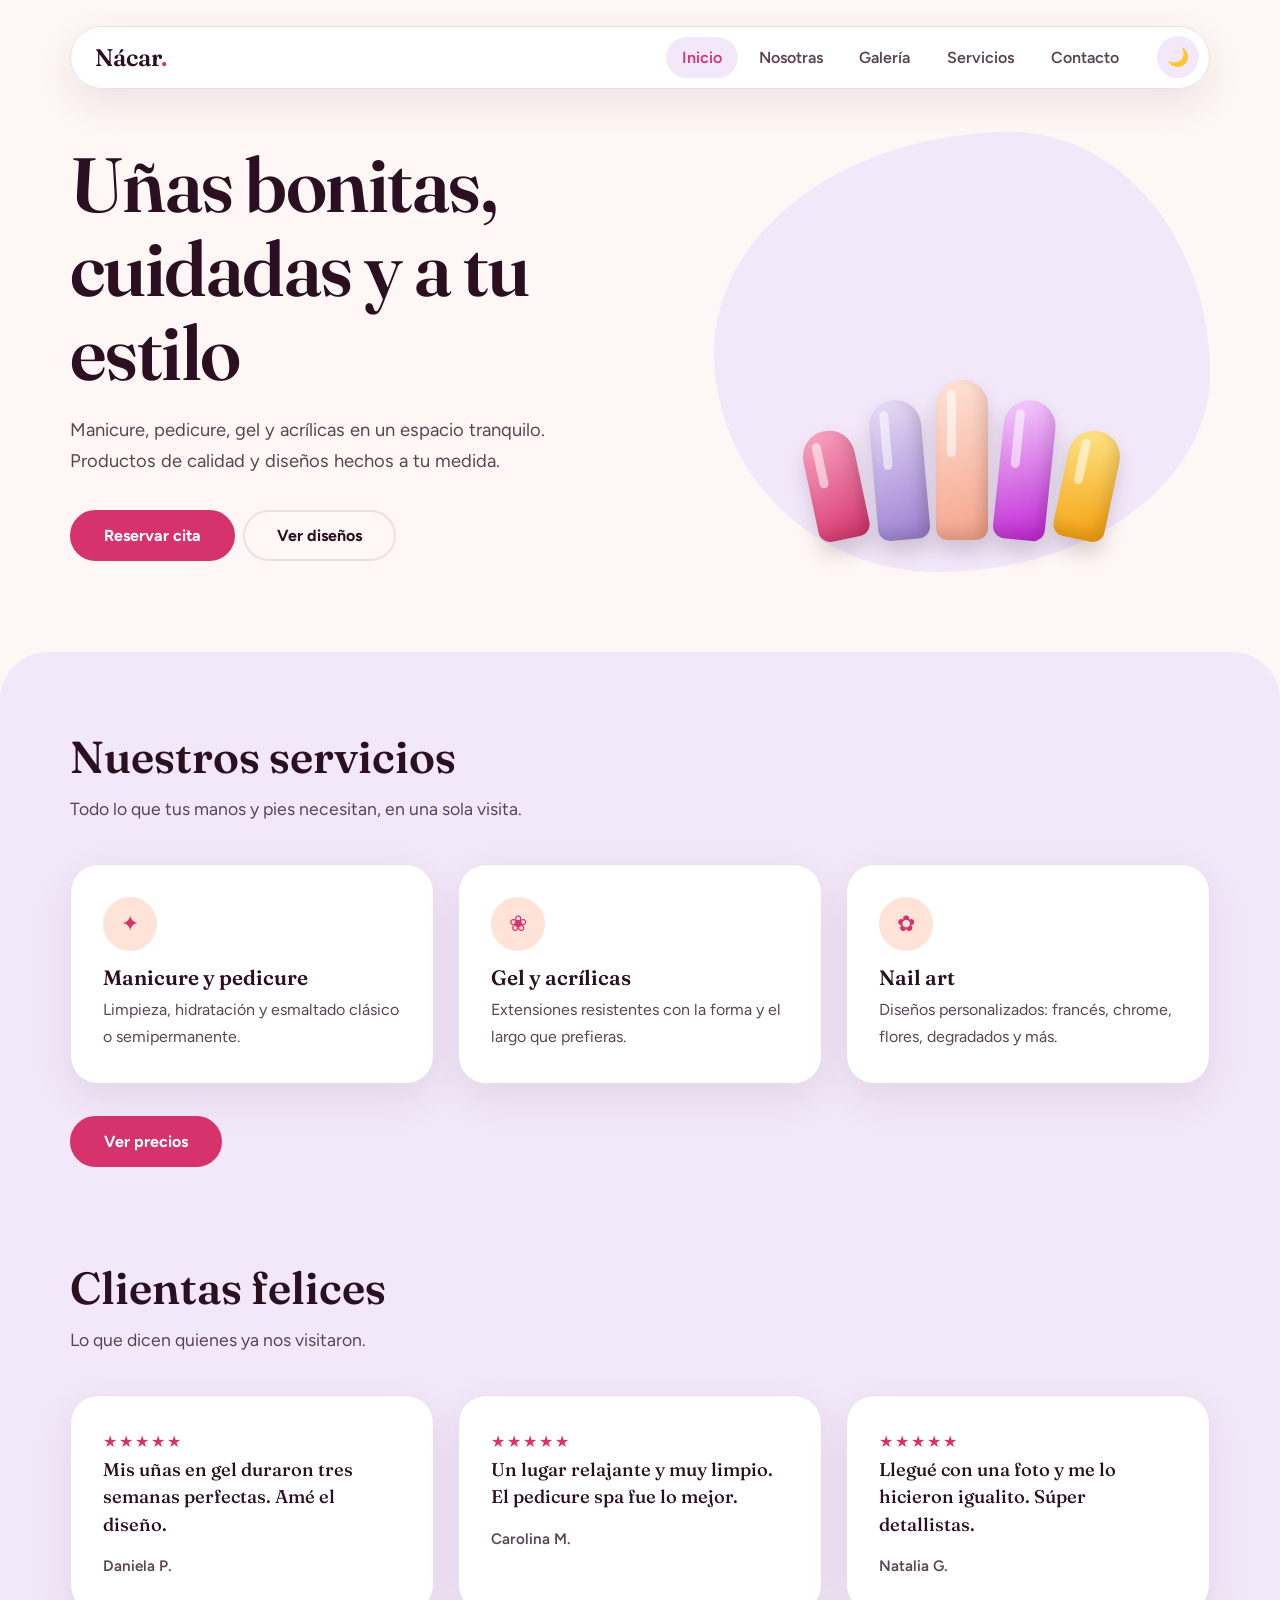
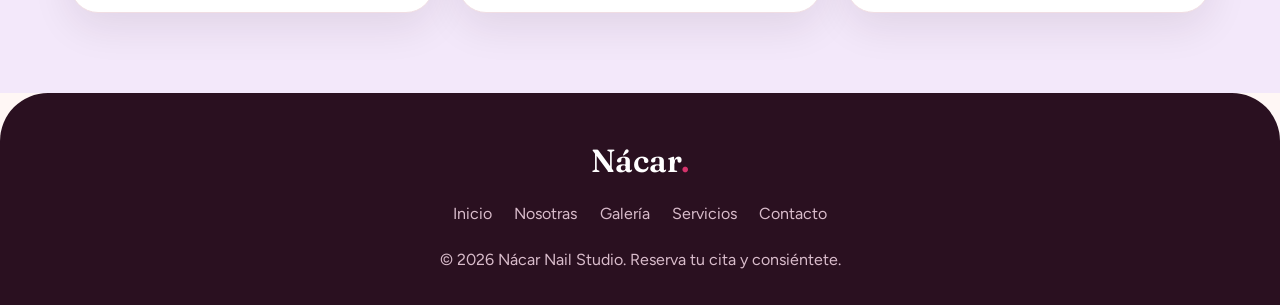
<file: index.html>
<!DOCTYPE html>
<html lang="es">
<head>
<meta charset="UTF-8">
<meta name="viewport" content="width=device-width, initial-scale=1">
<title>Inicio | Nácar Nail Studio</title>
<meta name="description" content="Nácar Nail Studio: manicure, pedicure, uñas en gel y acrílicas con diseños personalizados.">
<link rel="preconnect" href="https://fonts.googleapis.com">
<link rel="preconnect" href="https://fonts.gstatic.com" crossorigin>
<link href="https://fonts.googleapis.com/css2?family=Figtree:wght@400;600;700&family=Fraunces:wght@500;600&display=swap" rel="stylesheet">
<link rel="stylesheet" href="styles.css">
<script>try{if(localStorage.getItem('theme')==='dark')document.documentElement.classList.add('dark-mode')}catch(e){}</script>
</head>
<body>
<header class="site-header"><div class="container nav-wrap">
<a class="logo" href="index.html">Nácar<span>.</span></a>
<button class="menu-toggle" aria-label="Abrir menú" aria-expanded="false" aria-controls="nav"><span></span><span></span><span></span></button>
<nav id="nav" class="nav" aria-label="Principal"><ul><li><a href="index.html" class="active" aria-current="page">Inicio</a></li><li><a href="nosotros.html">Nosotras</a></li><li><a href="galeria.html">Galería</a></li><li><a href="servicios.html">Servicios</a></li><li><a href="contacto.html">Contacto</a></li></ul><button class="theme-toggle" type="button" aria-label="Cambiar tema">🌙</button></nav>
</div></header>
<main>
<section class="hero"><div class="container hero-grid">
<div><h1>Uñas bonitas, cuidadas y a tu estilo</h1>
<p>Manicure, pedicure, gel y acrílicas en un espacio tranquilo. Productos de calidad y diseños hechos a tu medida.</p>
<a class="btn" href="contacto.html">Reservar cita</a><a class="btn btn-ghost" href="galeria.html">Ver diseños</a></div>
<div class="blob" aria-hidden="true"><span class="nail" style="--c1:#F9A8C4;--c2:#D6336C;--r:-12deg;--d:0s;height:110px"></span><span class="nail" style="--c1:#E9DDF7;--c2:#9B7FD1;--r:-5deg;--d:0.4s;height:140px"></span><span class="nail" style="--c1:#FFE3D8;--c2:#F4A38A;--r:0deg;--d:0.8s;height:160px"></span><span class="nail" style="--c1:#F5D0FE;--c2:#C026D3;--r:6deg;--d:1.2s;height:140px"></span><span class="nail" style="--c1:#FDE68A;--c2:#F59E0B;--r:12deg;--d:1.6s;height:110px"></span></div></div></section>
<section class="soft"><div class="container"><h2>Nuestros servicios</h2><p class="lead">Todo lo que tus manos y pies necesitan, en una sola visita.</p>
<div class="grid g3">
<article class="card"><div class="icon">✦</div><h3>Manicure y pedicure</h3><p>Limpieza, hidratación y esmaltado clásico o semipermanente.</p></article>
<article class="card"><div class="icon">❀</div><h3>Gel y acrílicas</h3><p>Extensiones resistentes con la forma y el largo que prefieras.</p></article>
<article class="card"><div class="icon">✿</div><h3>Nail art</h3><p>Diseños personalizados: francés, chrome, flores, degradados y más.</p></article>
</div><p style="margin-top:2rem"><a class="btn" href="servicios.html">Ver precios</a></p></div></section>
<section class="soft" style="border-radius:0;padding-top:1rem"><div class="container"><h2>Clientas felices</h2><p class="lead">Lo que dicen quienes ya nos visitaron.</p>
<div class="grid g3">
<article class="card"><p class="stars">★★★★★</p><blockquote>Mis uñas en gel duraron tres semanas perfectas. Amé el diseño.</blockquote><p class="who">Daniela P.</p></article>
<article class="card"><p class="stars">★★★★★</p><blockquote>Un lugar relajante y muy limpio. El pedicure spa fue lo mejor.</blockquote><p class="who">Carolina M.</p></article>
<article class="card"><p class="stars">★★★★★</p><blockquote>Llegué con una foto y me lo hicieron igualito. Súper detallistas.</blockquote><p class="who">Natalia G.</p></article></div></div></section>
</main>
<footer><div class="container">
<a class="logo" href="index.html">Nácar<span>.</span></a>
<ul><li><a href="index.html">Inicio</a></li><li><a href="nosotros.html">Nosotras</a></li><li><a href="galeria.html">Galería</a></li><li><a href="servicios.html">Servicios</a></li><li><a href="contacto.html">Contacto</a></li></ul>
<p>&copy; 2026 Nácar Nail Studio. Reserva tu cita y consiéntete.</p>
</div></footer>
<script src="script.js"></script>
</body>
</html>
</file>
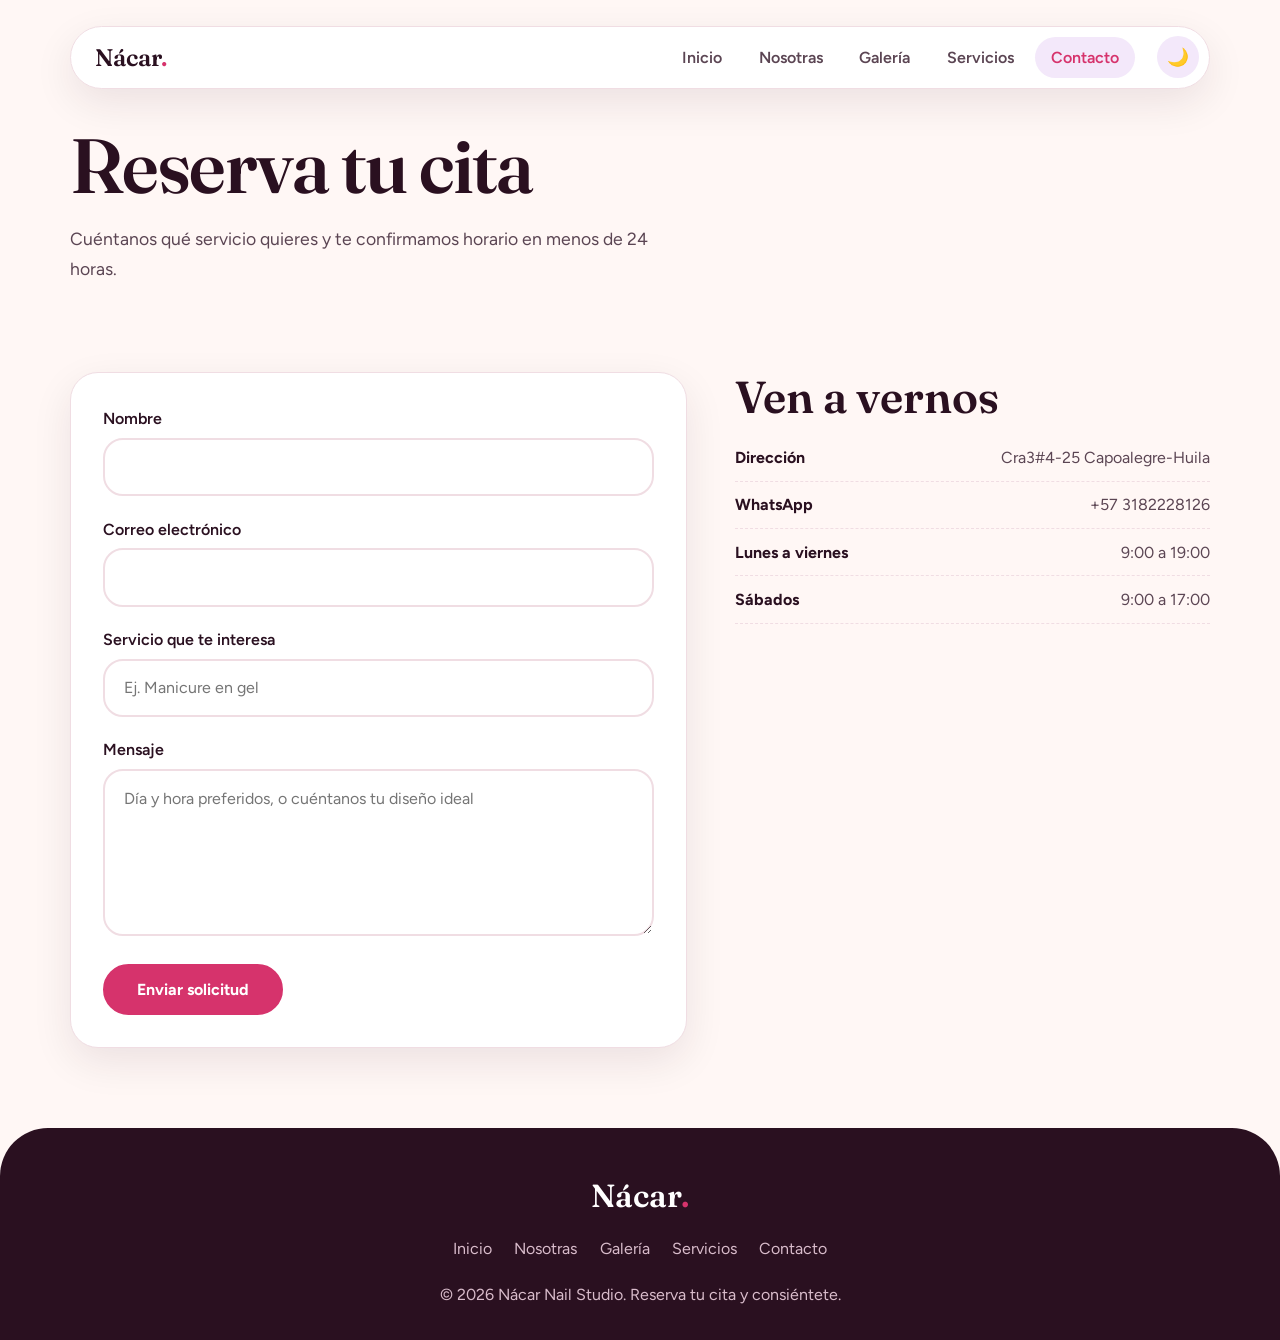
<file: contacto.html>
<!DOCTYPE html>
<html lang="es">
<head>
<meta charset="UTF-8">
<meta name="viewport" content="width=device-width, initial-scale=1">
<title>Contacto | Nácar Nail Studio</title>
<meta name="description" content="Nácar Nail Studio: manicure, pedicure, uñas en gel y acrílicas con diseños personalizados.">
<link rel="preconnect" href="https://fonts.googleapis.com">
<link rel="preconnect" href="https://fonts.gstatic.com" crossorigin>
<link href="https://fonts.googleapis.com/css2?family=Figtree:wght@400;600;700&family=Fraunces:wght@500;600&display=swap" rel="stylesheet">
<link rel="stylesheet" href="styles.css">
<script>try{if(localStorage.getItem('theme')==='dark')document.documentElement.classList.add('dark-mode')}catch(e){}</script>
</head>
<body>
<header class="site-header"><div class="container nav-wrap">
<a class="logo" href="index.html">Nácar<span>.</span></a>
<button class="menu-toggle" aria-label="Abrir menú" aria-expanded="false" aria-controls="nav"><span></span><span></span><span></span></button>
<nav id="nav" class="nav" aria-label="Principal"><ul><li><a href="index.html">Inicio</a></li><li><a href="nosotros.html">Nosotras</a></li><li><a href="galeria.html">Galería</a></li><li><a href="servicios.html">Servicios</a></li><li><a href="contacto.html" class="active" aria-current="page">Contacto</a></li></ul><button class="theme-toggle" type="button" aria-label="Cambiar tema">🌙</button></nav>
</div></header>
<main>
<section class="page-hero"><div class="container"><h1>Reserva tu cita</h1><p class="lead">Cuéntanos qué servicio quieres y te confirmamos horario en menos de 24 horas.</p></div></section>
<section style="padding-top:2rem"><div class="container contact-grid">
<article class="card"><form id="contact-form" novalidate>
<div class="field"><label for="nombre">Nombre</label><input id="nombre" name="nombre" type="text" autocomplete="name"><span class="error" role="alert"></span></div>
<div class="field"><label for="email">Correo electrónico</label><input id="email" name="email" type="email" autocomplete="email"><span class="error" role="alert"></span></div>
<div class="field"><label for="asunto">Servicio que te interesa</label><input id="asunto" name="asunto" type="text" placeholder="Ej. Manicure en gel"><span class="error" role="alert"></span></div>
<div class="field"><label for="mensaje">Mensaje</label><textarea id="mensaje" name="mensaje" rows="5" placeholder="Día y hora preferidos, o cuéntanos tu diseño ideal"></textarea><span class="error" role="alert"></span></div>
<button class="btn" type="submit">Enviar solicitud</button><p id="success" class="success" role="status"></p></form></article>
<aside><h2>Ven a vernos</h2><ul class="info-list">
<li><strong>Dirección</strong><span>Cra3#4-25 Capoalegre-Huila</span></li>
<li><strong>WhatsApp</strong><span>+57 3182228126</span></li>
<li><strong>Lunes a viernes</strong><span>9:00 a 19:00</span></li>
<li><strong>Sábados</strong><span>9:00 a 17:00</span></li></ul>
</main>
<footer><div class="container">
<a class="logo" href="index.html">Nácar<span>.</span></a>
<ul><li><a href="index.html">Inicio</a></li><li><a href="nosotros.html">Nosotras</a></li><li><a href="galeria.html">Galería</a></li><li><a href="servicios.html">Servicios</a></li><li><a href="contacto.html">Contacto</a></li></ul>
<p>&copy; 2026 Nácar Nail Studio. Reserva tu cita y consiéntete.</p>
</div></footer>
<script src="script.js"></script>
</body>
</html>
</file>
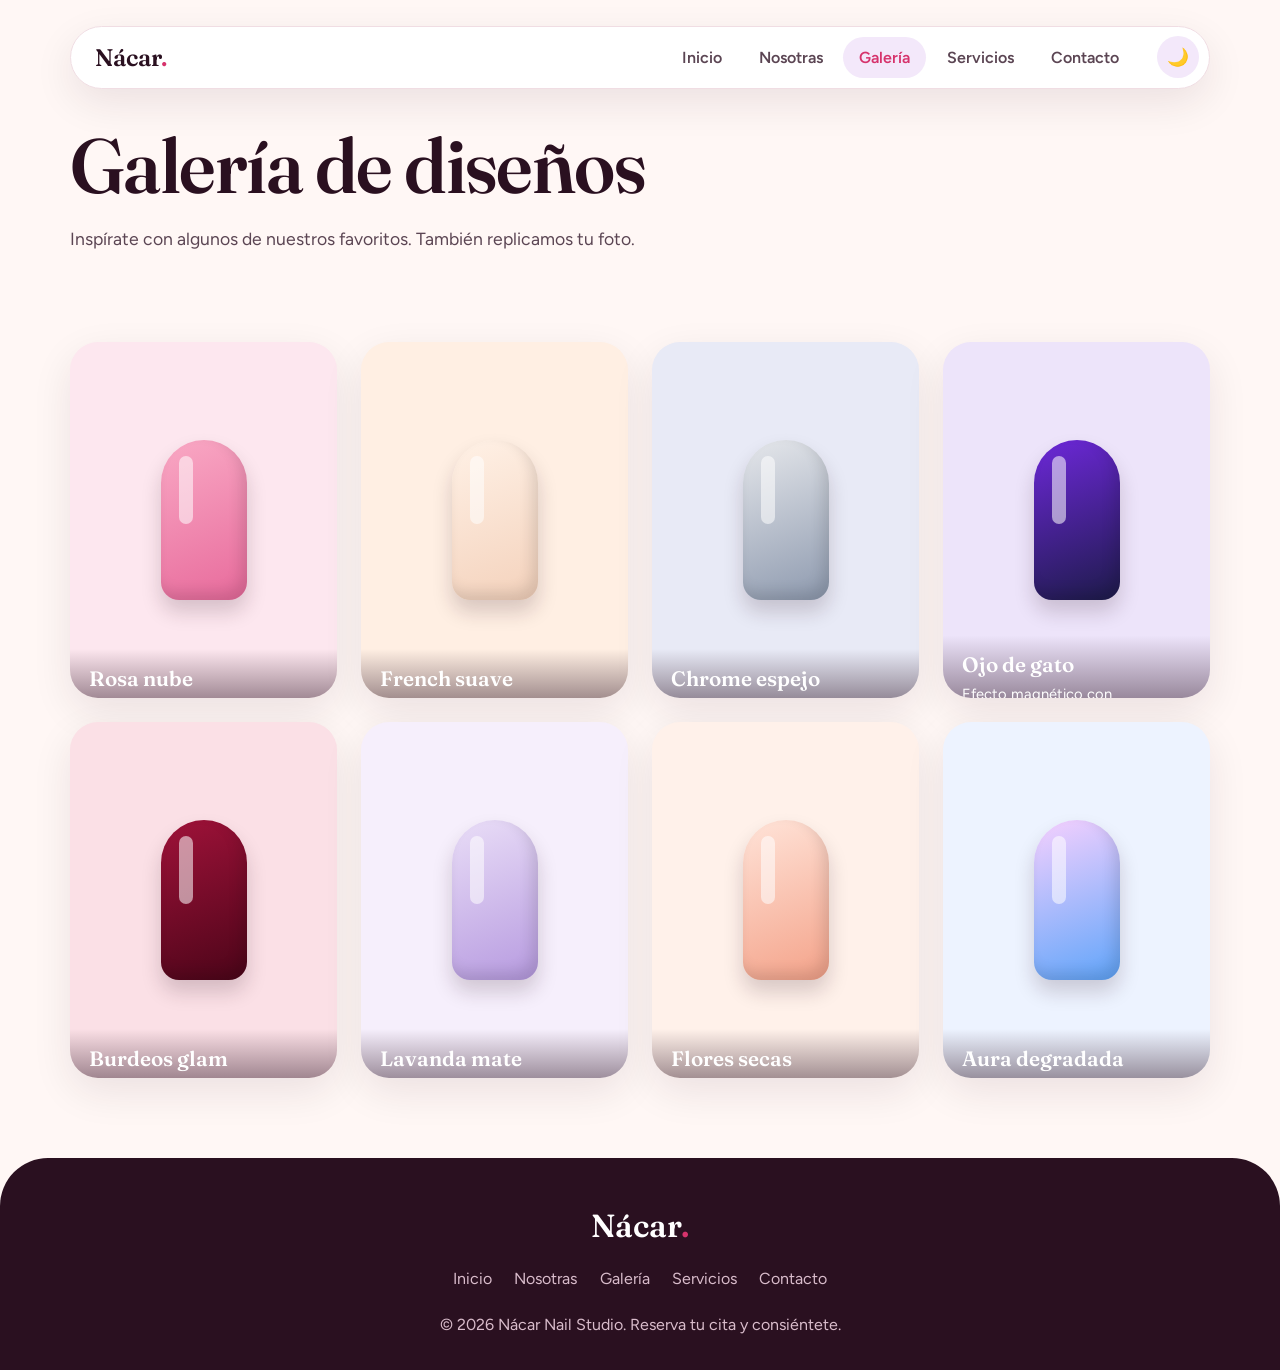
<file: galeria.html>
<!DOCTYPE html>
<html lang="es">
<head>
<meta charset="UTF-8">
<meta name="viewport" content="width=device-width, initial-scale=1">
<title>Galería | Nácar Nail Studio</title>
<meta name="description" content="Nácar Nail Studio: manicure, pedicure, uñas en gel y acrílicas con diseños personalizados.">
<link rel="preconnect" href="https://fonts.googleapis.com">
<link rel="preconnect" href="https://fonts.gstatic.com" crossorigin>
<link href="https://fonts.googleapis.com/css2?family=Figtree:wght@400;600;700&family=Fraunces:wght@500;600&display=swap" rel="stylesheet">
<link rel="stylesheet" href="styles.css">
<script>try{if(localStorage.getItem('theme')==='dark')document.documentElement.classList.add('dark-mode')}catch(e){}</script>
</head>
<body>
<header class="site-header"><div class="container nav-wrap">
<a class="logo" href="index.html">Nácar<span>.</span></a>
<button class="menu-toggle" aria-label="Abrir menú" aria-expanded="false" aria-controls="nav"><span></span><span></span><span></span></button>
<nav id="nav" class="nav" aria-label="Principal"><ul><li><a href="index.html">Inicio</a></li><li><a href="nosotros.html">Nosotras</a></li><li><a href="galeria.html" class="active" aria-current="page">Galería</a></li><li><a href="servicios.html">Servicios</a></li><li><a href="contacto.html">Contacto</a></li></ul><button class="theme-toggle" type="button" aria-label="Cambiar tema">🌙</button></nav>
</div></header>
<main>
<section class="page-hero"><div class="container"><h1>Galería de diseños</h1><p class="lead">Inspírate con algunos de nuestros favoritos. También replicamos tu foto.</p></div></section>
<section style="padding-top:2rem"><div class="container"><div class="grid g4"><article class="design" tabindex="0" style="background:#FDE7EF"><span class="nail lg" style="--c1:#F9A8C4;--c2:#E86B9C"></span><div class="cap"><h3>Rosa nube</h3><p>Rosa suave y translúcido.</p></div></article><article class="design" tabindex="0" style="background:#FFEFE3"><span class="nail lg" style="--c1:#FFF1E6;--c2:#F4D2BC"></span><div class="cap"><h3>French suave</h3><p>Francés fino y delicado.</p></div></article><article class="design" tabindex="0" style="background:#E8EAF6"><span class="nail lg" style="--c1:#E5E7EB;--c2:#8E9AAF"></span><div class="cap"><h3>Chrome espejo</h3><p>Acabado metálico brillante.</p></div></article><article class="design" tabindex="0" style="background:#EDE4FA"><span class="nail lg" style="--c1:#6D28D9;--c2:#1E1B4B"></span><div class="cap"><h3>Ojo de gato</h3><p>Efecto magnético con profundidad.</p></div></article><article class="design" tabindex="0" style="background:#FBE0E6"><span class="nail lg" style="--c1:#9F1239;--c2:#4C0519"></span><div class="cap"><h3>Burdeos glam</h3><p>Vino intenso, elegante.</p></div></article><article class="design" tabindex="0" style="background:#F6EFFC"><span class="nail lg" style="--c1:#E9DDF7;--c2:#B79BE0"></span><div class="cap"><h3>Lavanda mate</h3><p>Lila suave sin brillo.</p></div></article><article class="design" tabindex="0" style="background:#FFF1EA"><span class="nail lg" style="--c1:#FFE3D8;--c2:#F4A38A"></span><div class="cap"><h3>Flores secas</h3><p>Pétalos reales sobre gel.</p></div></article><article class="design" tabindex="0" style="background:#EDF3FF"><span class="nail lg" style="--c1:#F5D0FE;--c2:#60A5FA"></span><div class="cap"><h3>Aura degradada</h3><p>Degradado de rosa a azul.</p></div></article></div></div></section>
</main>
<footer><div class="container">
<a class="logo" href="index.html">Nácar<span>.</span></a>
<ul><li><a href="index.html">Inicio</a></li><li><a href="nosotros.html">Nosotras</a></li><li><a href="galeria.html">Galería</a></li><li><a href="servicios.html">Servicios</a></li><li><a href="contacto.html">Contacto</a></li></ul>
<p>&copy; 2026 Nácar Nail Studio. Reserva tu cita y consiéntete.</p>
</div></footer>
<script src="script.js"></script>
</body>
</html>
</file>
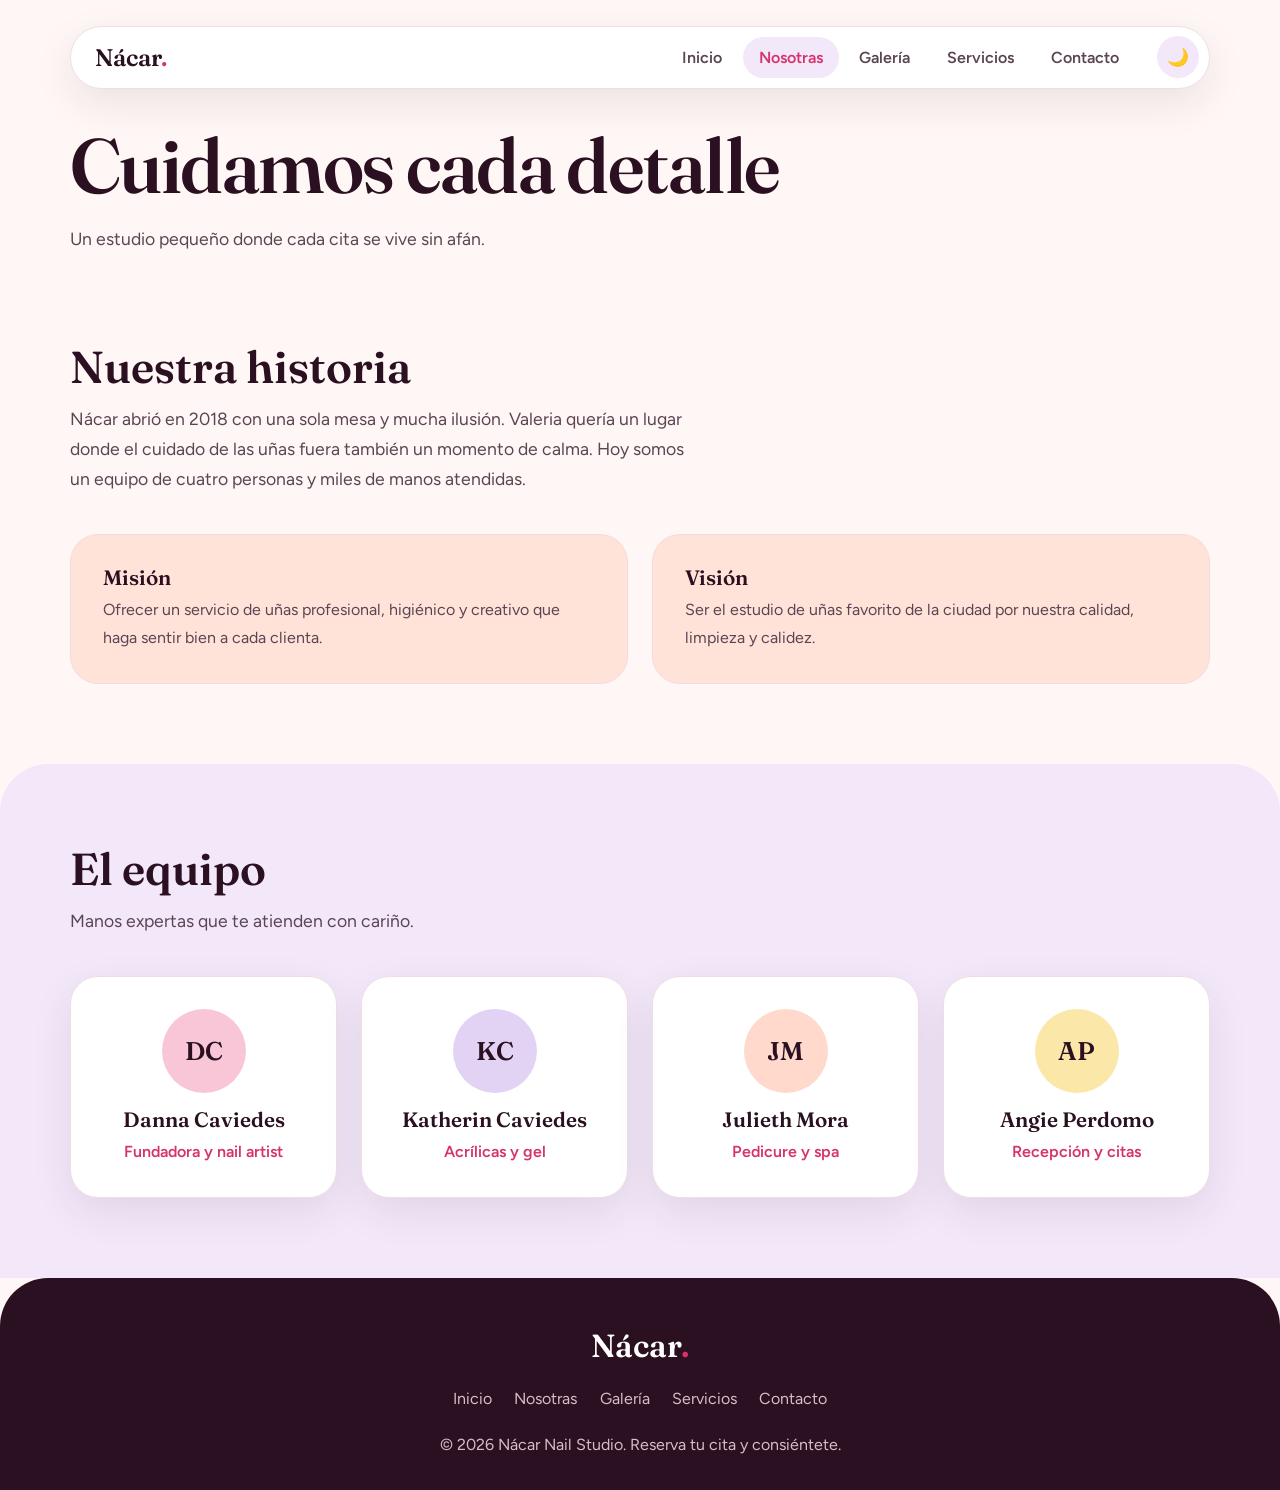
<file: nosotros.html>
<!DOCTYPE html>
<html lang="es">
<head>
<meta charset="UTF-8">
<meta name="viewport" content="width=device-width, initial-scale=1">
<title>Nosotras | Nácar Nail Studio</title>
<meta name="description" content="Nácar Nail Studio: manicure, pedicure, uñas en gel y acrílicas con diseños personalizados.">
<link rel="preconnect" href="https://fonts.googleapis.com">
<link rel="preconnect" href="https://fonts.gstatic.com" crossorigin>
<link href="https://fonts.googleapis.com/css2?family=Figtree:wght@400;600;700&family=Fraunces:wght@500;600&display=swap" rel="stylesheet">
<link rel="stylesheet" href="styles.css">
<script>try{if(localStorage.getItem('theme')==='dark')document.documentElement.classList.add('dark-mode')}catch(e){}</script>
</head>
<body>
<header class="site-header"><div class="container nav-wrap">
<a class="logo" href="index.html">Nácar<span>.</span></a>
<button class="menu-toggle" aria-label="Abrir menú" aria-expanded="false" aria-controls="nav"><span></span><span></span><span></span></button>
<nav id="nav" class="nav" aria-label="Principal"><ul><li><a href="index.html">Inicio</a></li><li><a href="nosotros.html" class="active" aria-current="page">Nosotras</a></li><li><a href="galeria.html">Galería</a></li><li><a href="servicios.html">Servicios</a></li><li><a href="contacto.html">Contacto</a></li></ul><button class="theme-toggle" type="button" aria-label="Cambiar tema">🌙</button></nav>
</div></header>
<main>
<section class="page-hero"><div class="container"><h1>Cuidamos cada detalle</h1><p class="lead">Un estudio pequeño donde cada cita se vive sin afán.</p></div></section>
<section style="padding-top:2rem"><div class="container"><h2>Nuestra historia</h2>
<p class="lead">Nácar abrió en 2018 con una sola mesa y mucha ilusión. Valeria quería un lugar donde el cuidado de las uñas fuera también un momento de calma. Hoy somos un equipo de cuatro personas y miles de manos atendidas.</p>
<div class="grid g2"><article class="card mv"><h3>Misión</h3><p>Ofrecer un servicio de uñas profesional, higiénico y creativo que haga sentir bien a cada clienta.</p></article>
<article class="card mv"><h3>Visión</h3><p>Ser el estudio de uñas favorito de la ciudad por nuestra calidad, limpieza y calidez.</p></article></div></div></section>
<section class="soft"><div class="container team"><h2>El equipo</h2><p class="lead">Manos expertas que te atienden con cariño.</p><div class="grid g4"><article class="card"><div class="avatar" style="background:#F9C6D8">DC</div><h3>Danna Caviedes</h3><p class="role">Fundadora y nail artist</p></article><article class="card"><div class="avatar" style="background:#E2D3F5">KC</div><h3>Katherin Caviedes</h3><p class="role">Acrílicas y gel</p></article><article class="card"><div class="avatar" style="background:#FFD9CC">JM</div><h3>Julieth Mora</h3><p class="role">Pedicure y spa</p></article><article class="card"><div class="avatar" style="background:#FBE7A8">AP</div><h3>Angie Perdomo</h3><p class="role">Recepción y citas</p></article></div></div></section>
</main>
<footer><div class="container">
<a class="logo" href="index.html">Nácar<span>.</span></a>
<ul><li><a href="index.html">Inicio</a></li><li><a href="nosotros.html">Nosotras</a></li><li><a href="galeria.html">Galería</a></li><li><a href="servicios.html">Servicios</a></li><li><a href="contacto.html">Contacto</a></li></ul>
<p>&copy; 2026 Nácar Nail Studio. Reserva tu cita y consiéntete.</p>
</div></footer>
<script src="script.js"></script>
</body>
</html>
</file>
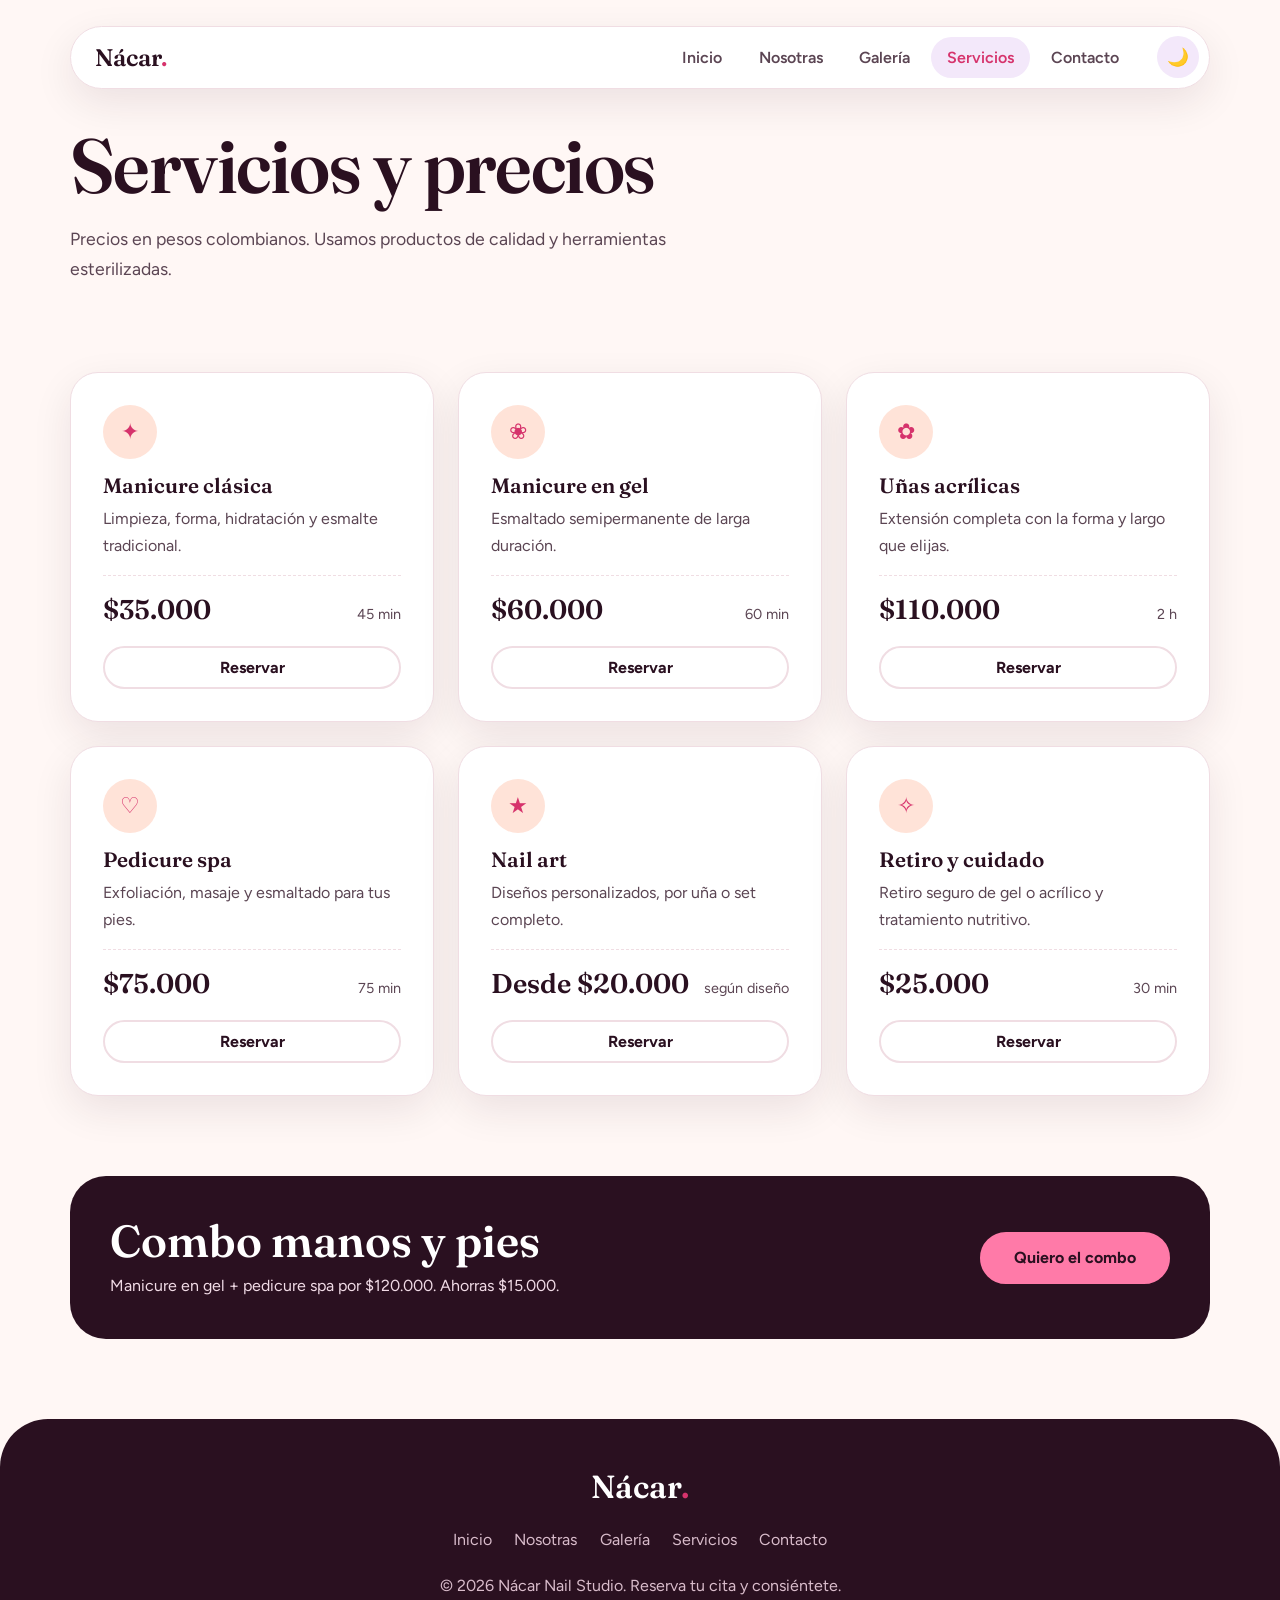
<file: servicios.html>
<!DOCTYPE html>
<html lang="es">
<head>
<meta charset="UTF-8">
<meta name="viewport" content="width=device-width, initial-scale=1">
<title>Servicios | Nácar Nail Studio</title>
<meta name="description" content="Nácar Nail Studio: manicure, pedicure, uñas en gel y acrílicas con diseños personalizados.">
<link rel="preconnect" href="https://fonts.googleapis.com">
<link rel="preconnect" href="https://fonts.gstatic.com" crossorigin>
<link href="https://fonts.googleapis.com/css2?family=Figtree:wght@400;600;700&family=Fraunces:wght@500;600&display=swap" rel="stylesheet">
<link rel="stylesheet" href="styles.css">
<script>try{if(localStorage.getItem('theme')==='dark')document.documentElement.classList.add('dark-mode')}catch(e){}</script>
</head>
<body>
<header class="site-header"><div class="container nav-wrap">
<a class="logo" href="index.html">Nácar<span>.</span></a>
<button class="menu-toggle" aria-label="Abrir menú" aria-expanded="false" aria-controls="nav"><span></span><span></span><span></span></button>
<nav id="nav" class="nav" aria-label="Principal"><ul><li><a href="index.html">Inicio</a></li><li><a href="nosotros.html">Nosotras</a></li><li><a href="galeria.html">Galería</a></li><li><a href="servicios.html" class="active" aria-current="page">Servicios</a></li><li><a href="contacto.html">Contacto</a></li></ul><button class="theme-toggle" type="button" aria-label="Cambiar tema">🌙</button></nav>
</div></header>
<main>
<section class="page-hero"><div class="container"><h1>Servicios y precios</h1><p class="lead">Precios en pesos colombianos. Usamos productos de calidad y herramientas esterilizadas.</p></div></section>
<section style="padding-top:2rem"><div class="container"><div class="grid g3"><article class="card svc"><div class="icon">✦</div><h3>Manicure clásica</h3><p>Limpieza, forma, hidratación y esmalte tradicional.</p><div class="row"><span class="price">$35.000</span><span class="dur">45 min</span></div><a class="btn btn-ghost" href="contacto.html">Reservar</a></article><article class="card svc"><div class="icon">❀</div><h3>Manicure en gel</h3><p>Esmaltado semipermanente de larga duración.</p><div class="row"><span class="price">$60.000</span><span class="dur">60 min</span></div><a class="btn btn-ghost" href="contacto.html">Reservar</a></article><article class="card svc"><div class="icon">✿</div><h3>Uñas acrílicas</h3><p>Extensión completa con la forma y largo que elijas.</p><div class="row"><span class="price">$110.000</span><span class="dur">2 h</span></div><a class="btn btn-ghost" href="contacto.html">Reservar</a></article><article class="card svc"><div class="icon">♡</div><h3>Pedicure spa</h3><p>Exfoliación, masaje y esmaltado para tus pies.</p><div class="row"><span class="price">$75.000</span><span class="dur">75 min</span></div><a class="btn btn-ghost" href="contacto.html">Reservar</a></article><article class="card svc"><div class="icon">★</div><h3>Nail art</h3><p>Diseños personalizados, por uña o set completo.</p><div class="row"><span class="price">Desde $20.000</span><span class="dur">según diseño</span></div><a class="btn btn-ghost" href="contacto.html">Reservar</a></article><article class="card svc"><div class="icon">✧</div><h3>Retiro y cuidado</h3><p>Retiro seguro de gel o acrílico y tratamiento nutritivo.</p><div class="row"><span class="price">$25.000</span><span class="dur">30 min</span></div><a class="btn btn-ghost" href="contacto.html">Reservar</a></article></div></div></section>
<section style="padding-top:0"><div class="container"><div class="combo"><div><h2>Combo manos y pies</h2><p>Manicure en gel + pedicure spa por $120.000. Ahorras $15.000.</p></div><a class="btn" href="contacto.html">Quiero el combo</a></div></div></section>
</main>
<footer><div class="container">
<a class="logo" href="index.html">Nácar<span>.</span></a>
<ul><li><a href="index.html">Inicio</a></li><li><a href="nosotros.html">Nosotras</a></li><li><a href="galeria.html">Galería</a></li><li><a href="servicios.html">Servicios</a></li><li><a href="contacto.html">Contacto</a></li></ul>
<p>&copy; 2026 Nácar Nail Studio. Reserva tu cita y consiéntete.</p>
</div></footer>
<script src="script.js"></script>
</body>
</html>
</file>
<file: styles.css>
:root{--bg:#FFF7F5;--text:#5B4553;--head:#2A1020;--accent:#D6336C;--on:#fff;--card:#fff;--soft:#F3E8FA;--peach:#FFE3D8;--border:#F0DDE3;--shadow:0 14px 40px rgba(42,16,32,.09)}
.dark-mode{--bg:#1A0B16;--text:#dcc5d3;--head:#fff4f8;--accent:#FF7AA8;--on:#2A1020;--card:#27111F;--soft:#2F1830;--peach:#3A1D27;--border:#43243a;--shadow:0 14px 40px rgba(0,0,0,.4)}
*{box-sizing:border-box;margin:0;padding:0}
html{scroll-behavior:smooth}
body{font-family:'Figtree',sans-serif;background:var(--bg);color:var(--text);line-height:1.7;transition:background .3s,color .3s}
h1,h2,h3{font-family:'Fraunces',serif;font-weight:600;color:var(--head);line-height:1.1}
h1{font-size:clamp(2.6rem,7vw,4.8rem);letter-spacing:-.02em}h2{font-size:clamp(1.9rem,4.5vw,2.8rem);margin-bottom:.8rem}h3{font-size:1.3rem;margin-bottom:.4rem}
a{color:inherit;text-decoration:none}ul{list-style:none}
:focus-visible{outline:3px solid var(--accent);outline-offset:3px}
.container{width:min(1140px,92%);margin:0 auto}
section{padding:5rem 0}
.lead{max-width:56ch;font-size:1.1rem;margin-bottom:2.5rem}
.soft{background:var(--soft);border-radius:48px 48px 0 0}
/* Header (píldora flotante) */
.site-header{position:sticky;top:.8rem;z-index:50;padding-top:.8rem}
.nav-wrap{position:relative;display:flex;align-items:center;justify-content:space-between;background:var(--card);border:1px solid var(--border);border-radius:60px;padding:.6rem .6rem .6rem 1.5rem;box-shadow:var(--shadow)}
.logo{font:600 1.5rem 'Fraunces',serif;color:var(--head)}.logo span{color:var(--accent)}
.menu-toggle{background:var(--soft);border:0;border-radius:50%;width:44px;height:44px;cursor:pointer;display:flex;flex-direction:column;justify-content:center;align-items:center;gap:5px}
.menu-toggle span{width:20px;height:2px;background:var(--head);transition:.3s}
.menu-toggle.open span:nth-child(1){transform:translateY(7px) rotate(45deg)}
.menu-toggle.open span:nth-child(2){opacity:0}
.menu-toggle.open span:nth-child(3){transform:translateY(-7px) rotate(-45deg)}
.nav{position:absolute;top:calc(100% + .6rem);left:0;right:0;background:var(--card);border:1px solid var(--border);border-radius:28px;padding:1rem 1.5rem;box-shadow:var(--shadow);opacity:0;visibility:hidden;transform:translateY(-10px) scale(.97);transition:.3s}
.nav.open{opacity:1;visibility:visible;transform:none}
.nav ul{display:flex;flex-direction:column;margin-bottom:.8rem}
.nav a{display:block;padding:.6rem 0;font-weight:600;transition:color .25s}
.nav a:hover,.nav a.active{color:var(--accent)}
.theme-toggle{background:var(--soft);border:0;border-radius:50%;width:42px;height:42px;cursor:pointer;font-size:1.1rem;transition:transform .3s}
.theme-toggle:hover{transform:rotate(25deg) scale(1.1)}
@media(min-width:821px){
.menu-toggle{display:none}.nav-wrap{padding-right:.6rem}
.nav{position:static;display:flex;align-items:center;gap:1.4rem;opacity:1;visibility:visible;transform:none;background:none;border:0;box-shadow:none;padding:0}
.nav ul{flex-direction:row;gap:.3rem;margin:0}
.nav a{padding:.45rem 1rem;border-radius:30px}.nav a.active{background:var(--soft)}}
/* Botones */
.btn{display:inline-block;padding:.9rem 2rem;border-radius:50px;font:700 1rem 'Figtree',sans-serif;border:2px solid var(--accent);background:var(--accent);color:var(--on);cursor:pointer;transition:.3s}
.btn:hover{background:var(--head);border-color:var(--head);color:var(--bg);transform:translateY(-3px);box-shadow:0 10px 20px rgba(214,51,108,.25)}
.btn-ghost{background:none;color:var(--head);border-color:var(--border)}.btn-ghost:hover{background:var(--soft);color:var(--head);border-color:var(--accent);box-shadow:none}
/* Uñas decorativas */
.nail{--c1:#F9A8C4;--c2:#D6336C;position:relative;flex:none;width:52px;height:96px;border-radius:26px 26px 12px 12px;background:linear-gradient(160deg,var(--c1),var(--c2));box-shadow:inset -6px -8px 14px rgba(0,0,0,.12),0 12px 20px rgba(42,16,32,.18);transition:transform .5s}
.nail::after{content:"";position:absolute;top:10px;left:11px;width:9px;height:42%;border-radius:10px;background:rgba(255,255,255,.55)}
.nail.lg{width:86px;height:160px;border-radius:43px 43px 18px 18px}.nail.lg::after{left:18px;width:14px;top:16px}
/* Hero */
@keyframes rise{from{opacity:0;transform:translateY(26px)}to{opacity:1;transform:none}}
@keyframes float{0%,100%{translate:0 0}50%{translate:0 -10px}}
@media(prefers-reduced-motion:reduce){*{animation:none!important;transition:none!important}}
.hero{padding:3.5rem 0 5rem}
.hero-grid{display:grid;gap:3rem;align-items:center}
.hero h1{margin-bottom:1.2rem;animation:rise .9s both}
.hero p{max-width:44ch;font-size:1.15rem;margin-bottom:2rem;animation:rise .9s .15s both}
.hero .btn{animation:rise .9s .3s both}.hero .btn+.btn{margin-left:.5rem}
.blob{position:relative;display:flex;align-items:flex-end;justify-content:center;gap:.7rem;min-height:340px;padding:2rem 1rem;background:var(--soft);border-radius:60% 40% 55% 45%/50% 55% 45% 50%;animation:rise 1.1s .2s both}
.blob .nail{transform:rotate(var(--r));animation:float 4s ease-in-out infinite;animation-delay:var(--d)}
@media(min-width:900px){.hero-grid{grid-template-columns:1.2fr 1fr}.blob{min-height:440px}}
/* Rejillas y tarjetas */
.grid{display:grid;gap:1.5rem}
@media(min-width:600px){.g2,.g3,.g4{grid-template-columns:repeat(2,1fr)}}
@media(min-width:960px){.g3{grid-template-columns:repeat(3,1fr)}.g4{grid-template-columns:repeat(4,1fr)}}
.card{background:var(--card);border:1px solid var(--border);border-radius:28px;padding:2rem;box-shadow:var(--shadow);transition:transform .3s,border-color .3s}
.card:hover{transform:translateY(-6px);border-color:var(--accent)}
.icon{display:grid;place-items:center;width:54px;height:54px;border-radius:50%;background:var(--peach);color:var(--accent);font-size:1.4rem;margin-bottom:1rem}
blockquote{font:500 1.15rem/1.5 'Fraunces',serif;color:var(--head)}.who{margin-top:1rem;font-weight:600;font-size:.95rem}.stars{color:var(--accent);letter-spacing:2px}
.page-hero{padding:3rem 0 1rem}.page-hero h1{margin-bottom:1rem}
.mv{background:var(--peach);box-shadow:none}
.avatar{width:84px;height:84px;border-radius:50%;display:grid;place-items:center;font:600 1.6rem 'Fraunces';color:var(--head);margin:0 auto 1rem}.team .card{text-align:center}.role{color:var(--accent);font-weight:600}
/* Galería */
.design{position:relative;aspect-ratio:3/4;border-radius:28px;overflow:hidden;display:flex;align-items:center;justify-content:center;box-shadow:var(--shadow)}
.design .nail{transition:transform .6s cubic-bezier(.2,.8,.2,1)}
.design:hover .nail,.design:focus .nail{transform:rotate(14deg) scale(1.12) translateY(-18px)}
.design .cap{position:absolute;left:0;right:0;bottom:0;padding:1.2rem;background:linear-gradient(transparent,rgba(42,16,32,.8));color:#fff;transform:translateY(46%);transition:transform .4s}
.design:hover .cap,.design:focus .cap{transform:none}
.cap h3{color:#fff;margin:0}.cap p{font-size:.92rem;margin-top:.3rem}
/* Servicios */
.svc{display:flex;flex-direction:column}.svc p{flex:1;margin-bottom:1rem}
.svc .row{display:flex;justify-content:space-between;align-items:baseline;border-top:1px dashed var(--border);padding-top:1rem;margin-bottom:1.2rem}
.price{font:600 1.7rem 'Fraunces',serif;color:var(--head)}.price small{font:500 .85rem 'Figtree';color:var(--text)}.dur{font-size:.9rem}
.svc .btn{text-align:center;padding:.65rem}
.combo{display:grid;gap:1.5rem;align-items:center;background:var(--head);color:#f1dbe6;border-radius:36px;padding:2.5rem}
.combo h2{color:#fff;margin-bottom:.4rem}.combo .btn{background:#FF7AA8;border-color:#FF7AA8;color:#2A1020;justify-self:start}
@media(min-width:800px){.combo{grid-template-columns:1fr auto}}
/* Formulario */
.contact-grid{display:grid;gap:3rem}@media(min-width:900px){.contact-grid{grid-template-columns:1.3fr 1fr}}
.field{margin-bottom:1.2rem}label{display:block;font-weight:600;margin-bottom:.35rem;color:var(--head)}
input,textarea{width:100%;padding:.85rem 1.2rem;border:2px solid var(--border);border-radius:20px;background:var(--card);color:var(--text);font:inherit;transition:border-color .25s,box-shadow .25s}
input:focus,textarea:focus{outline:0;border-color:var(--accent);box-shadow:0 0 0 4px rgba(214,51,108,.15)}
.field.invalid input,.field.invalid textarea{border-color:#dc2626}
.error{color:#dc2626;font-size:.85rem;display:none;padding-left:.5rem}.field.invalid .error{display:block}
.success{display:none;background:#ecfdf5;color:#065f46;border:1px solid #6ee7b7;padding:1rem 1.2rem;border-radius:20px;margin-top:1rem;animation:rise .5s}.success.show{display:block}
.info-list li{display:flex;justify-content:space-between;gap:1rem;padding:.6rem 0;border-bottom:1px dashed var(--border)}.info-list strong{color:var(--head)}
.social{display:flex;flex-wrap:wrap;gap:.6rem;margin-top:1.5rem}.social a{padding:.45rem 1.2rem;background:var(--soft);border-radius:50px;font-weight:600;transition:.25s}.social a:hover{background:var(--accent);color:var(--on)}
/* Footer */
footer{background:var(--head);color:#d9bccb;padding:3rem 0 2rem;text-align:center;border-radius:48px 48px 0 0}
footer .logo{color:#fff;font-size:2rem}footer ul{display:flex;justify-content:center;flex-wrap:wrap;gap:1.4rem;margin:1.2rem 0}footer a{transition:color .25s}footer a:hover{color:#FF7AA8}
</file>
